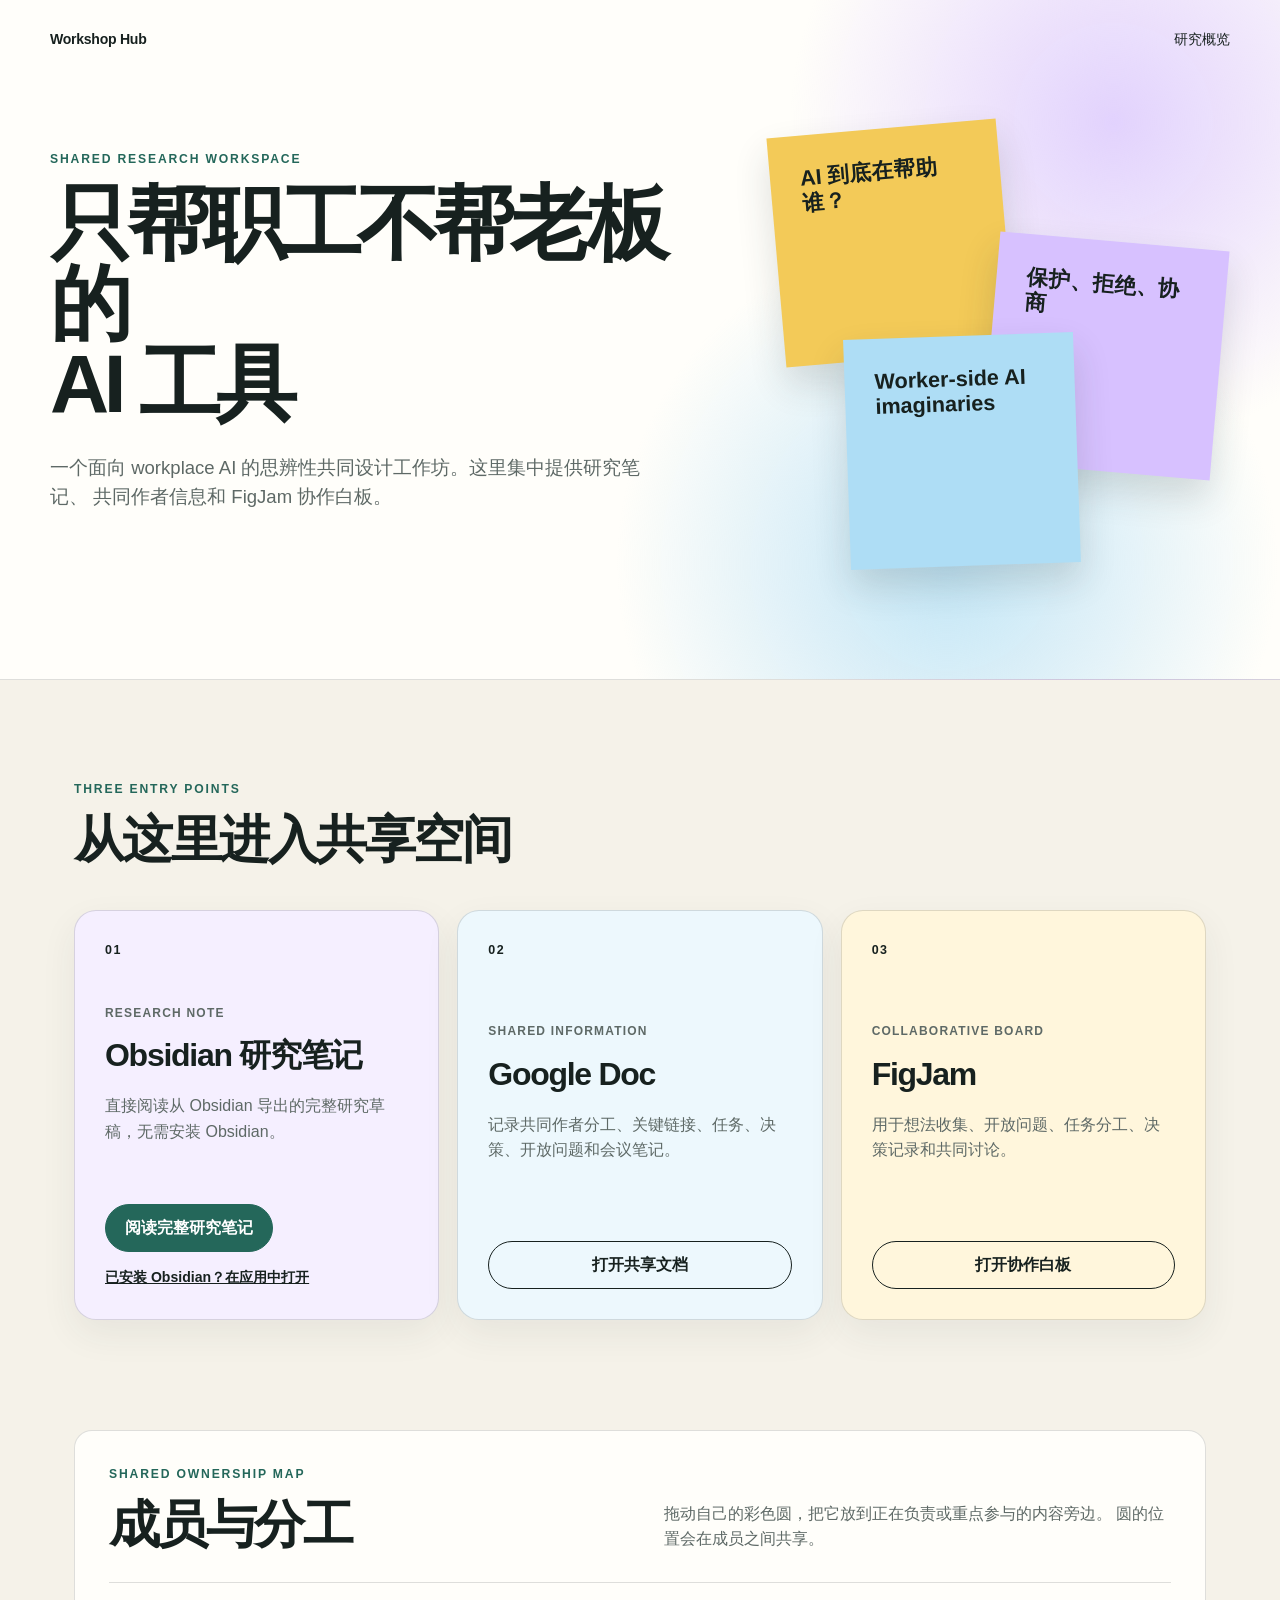
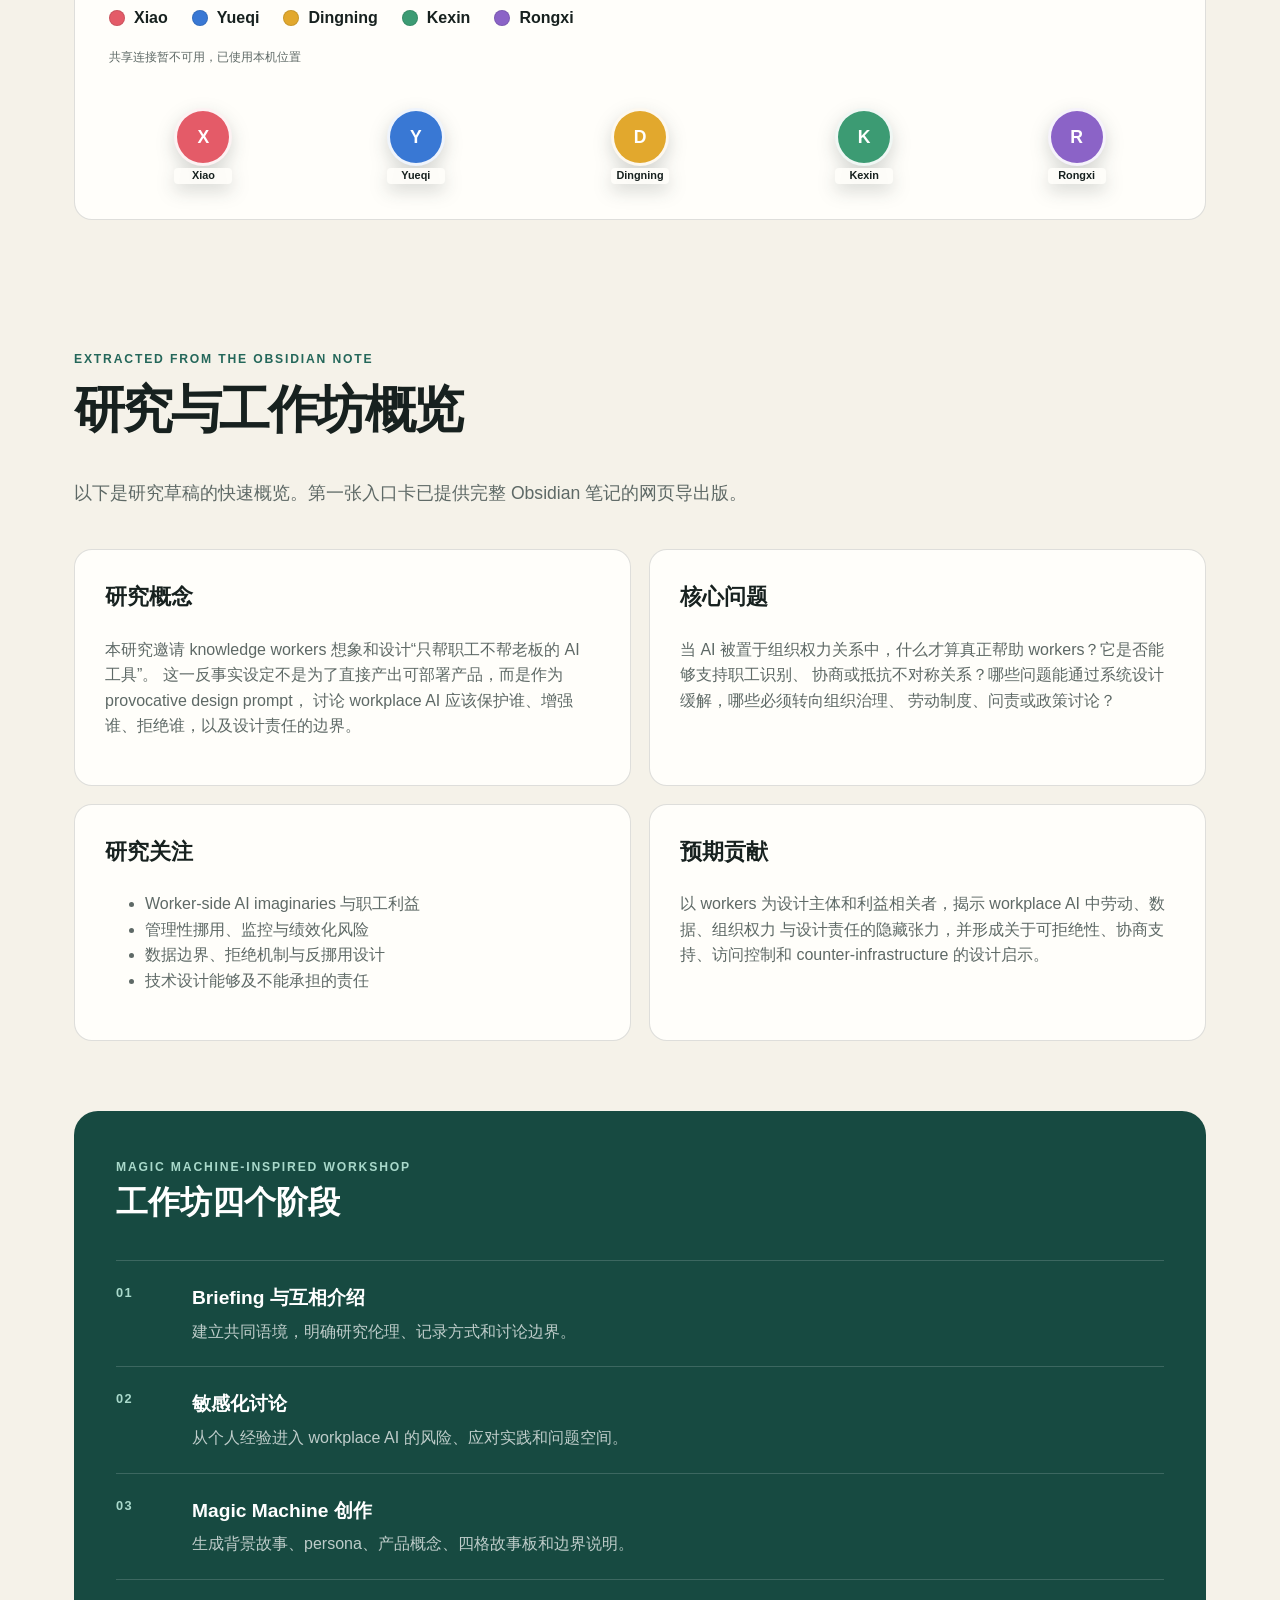
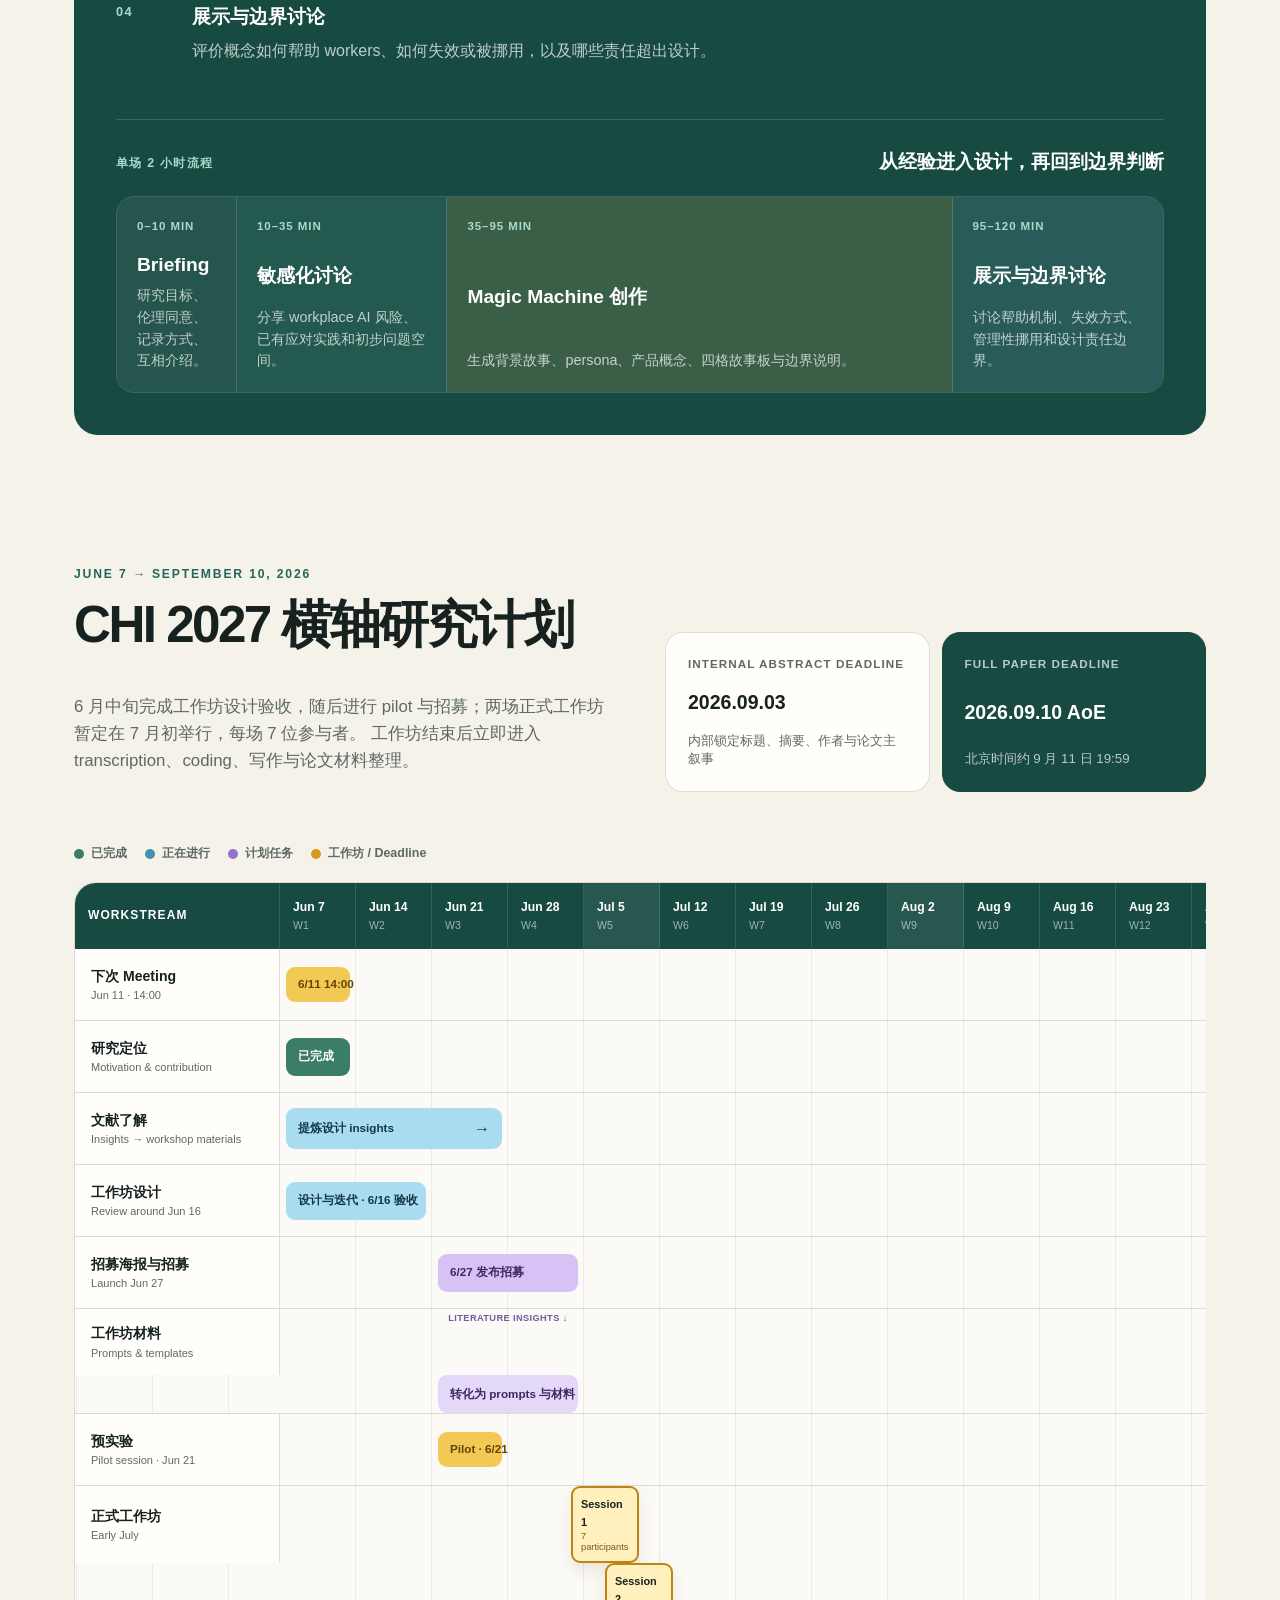
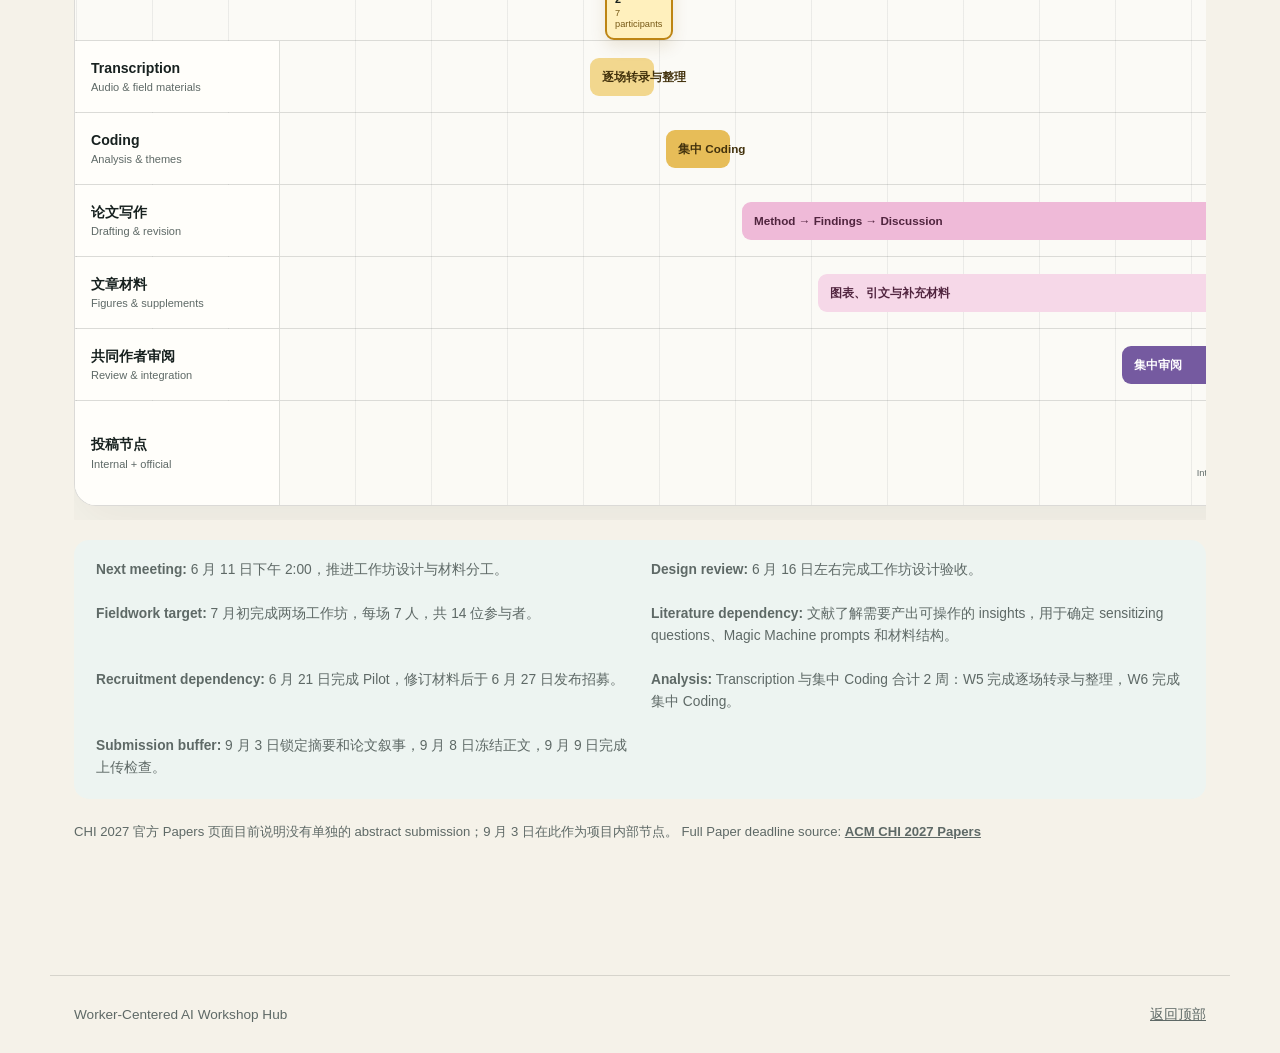
<file: index.html>
<!doctype html>
<html lang="zh-CN">
<head>
  <meta charset="utf-8">
  <meta name="viewport" content="width=device-width, initial-scale=1">
  <title>只帮职工不帮老板的 AI 工具 | Workshop Hub</title>
  <meta name="description" content="面向共同作者的 Worker-Centered AI Workshop 共享入口：Obsidian 研究笔记、Google Doc 和 FigJam。">
  <meta property="og:type" content="website">
  <meta property="og:title" content="Worker-Centered AI Workshop Hub">
  <meta property="og:description" content="研究笔记、共享文档与协作白板的统一入口。">
  <meta property="og:url" content="https://xuexiao-sean.github.io/worker-centered-ai-workshop/">
  <meta property="og:image" content="https://xuexiao-sean.github.io/worker-centered-ai-workshop/preview.png">
  <meta property="og:image:alt" content="Worker-Centered AI Workshop Hub">
  <meta name="twitter:card" content="summary_large_image">
  <meta name="twitter:title" content="Worker-Centered AI Workshop Hub">
  <meta name="twitter:description" content="研究笔记、共享文档与协作白板的统一入口。">
  <meta name="twitter:image" content="https://xuexiao-sean.github.io/worker-centered-ai-workshop/preview.png">
  <link rel="stylesheet" href="styles.css?v=member-roles">
</head>
<body>
  <header class="hero">
    <nav>
      <span class="wordmark">Workshop Hub</span>
      <a href="#overview">研究概览</a>
    </nav>
    <div class="hero-grid">
      <div>
        <p class="eyebrow">Shared research workspace</p>
        <h1>只帮职工不帮老板的<br>AI 工具</h1>
        <p class="hero-copy">
          一个面向 workplace AI 的思辨性共同设计工作坊。这里集中提供研究笔记、
          共同作者信息和 FigJam 协作白板。
        </p>
      </div>
      <div class="sticky-stack" aria-hidden="true">
        <div class="sticky yellow">AI 到底在帮助谁？</div>
        <div class="sticky violet">保护、拒绝、协商</div>
        <div class="sticky blue">Worker-side AI imaginaries</div>
      </div>
    </div>
  </header>

  <main>
    <section class="entry-section" aria-labelledby="entry-title">
      <div class="section-heading">
        <p class="eyebrow">Three entry points</p>
        <h2 id="entry-title">从这里进入共享空间</h2>
      </div>

      <div class="entry-grid">
        <article class="entry-card obsidian-card">
          <span class="card-number">01</span>
          <div>
            <p class="card-kicker">Research note</p>
            <h3>Obsidian 研究笔记</h3>
            <p>直接阅读从 Obsidian 导出的完整研究草稿，无需安装 Obsidian。</p>
          </div>
          <div class="card-actions">
            <a class="button primary" href="note.html">阅读完整研究笔记</a>
            <a
              class="text-link"
              href="obsidian://open?vault=New&amp;file=%E5%8F%AA%E5%B8%AE%E8%81%8C%E5%B7%A5%E4%B8%8D%E5%B8%AE%E8%80%81%E6%9D%BF%E7%9A%84AI%E5%B7%A5%E5%85%B7%20%E8%AE%BE%E8%AE%A1%E5%B7%A5%E4%BD%9C%E5%9D%8A"
            >已安装 Obsidian？在应用中打开</a>
          </div>
        </article>

        <article class="entry-card doc-card">
          <span class="card-number">02</span>
          <div>
            <p class="card-kicker">Shared information</p>
            <h3>Google Doc</h3>
            <p>记录共同作者分工、关键链接、任务、决策、开放问题和会议笔记。</p>
          </div>
          <a
            class="button"
            href="https://docs.google.com/document/d/18f2Ceizj-aNoRH06cTeXVBerewqYOq-yPvofS_Jvntw/edit"
          >打开共享文档</a>
        </article>

        <article class="entry-card figjam-card">
          <span class="card-number">03</span>
          <div>
            <p class="card-kicker">Collaborative board</p>
            <h3>FigJam</h3>
            <p>用于想法收集、开放问题、任务分工、决策记录和共同讨论。</p>
          </div>
          <a
            class="button"
            href="https://www.figma.com/board/lMShEowR6OIwgk7V3g01PI/Co-author-Shared-Workspace"
          >打开协作白板</a>
        </article>
      </div>
    </section>

    <section class="member-section" id="members" aria-labelledby="members-title">
      <div class="member-intro">
        <div>
          <p class="eyebrow">Shared ownership map</p>
          <h2 id="members-title">成员与分工</h2>
        </div>
        <p>
          拖动自己的彩色圆，把它放到正在负责或重点参与的内容旁边。
          圆的位置会在成员之间共享。
        </p>
      </div>
      <div class="member-home" aria-label="Workshop members">
        <div class="member-key"><i style="--member-color:#e45b68"></i><span>Xiao</span></div>
        <div class="member-key"><i style="--member-color:#3978d4"></i><span>Yueqi</span></div>
        <div class="member-key"><i style="--member-color:#e2a82d"></i><span>Dingning</span></div>
        <div class="member-key"><i style="--member-color:#3c9b73"></i><span>Kexin</span></div>
        <div class="member-key"><i style="--member-color:#8b63c7"></i><span>Rongxi</span></div>
      </div>
      <p class="member-status" id="member-status" aria-live="polite">正在连接共享位置…</p>
    </section>

    <section class="overview" id="overview" aria-labelledby="overview-title">
      <div class="overview-intro">
        <p class="eyebrow">Extracted from the Obsidian note</p>
        <h2 id="overview-title">研究与工作坊概览</h2>
        <p>
          以下是研究草稿的快速概览。第一张入口卡已提供完整 Obsidian 笔记的网页导出版。
        </p>
      </div>

      <div class="content-grid">
        <article>
          <h3>研究概念</h3>
          <p>
            本研究邀请 knowledge workers 想象和设计“只帮职工不帮老板的 AI 工具”。
            这一反事实设定不是为了直接产出可部署产品，而是作为 provocative design prompt，
            讨论 workplace AI 应该保护谁、增强谁、拒绝谁，以及设计责任的边界。
          </p>
        </article>
        <article>
          <h3>核心问题</h3>
          <p>
            当 AI 被置于组织权力关系中，什么才算真正帮助 workers？它是否能够支持职工识别、
            协商或抵抗不对称关系？哪些问题能通过系统设计缓解，哪些必须转向组织治理、
            劳动制度、问责或政策讨论？
          </p>
        </article>
        <article>
          <h3>研究关注</h3>
          <ul>
            <li>Worker-side AI imaginaries 与职工利益</li>
            <li>管理性挪用、监控与绩效化风险</li>
            <li>数据边界、拒绝机制与反挪用设计</li>
            <li>技术设计能够及不能承担的责任</li>
          </ul>
        </article>
        <article>
          <h3>预期贡献</h3>
          <p>
            以 workers 为设计主体和利益相关者，揭示 workplace AI 中劳动、数据、组织权力
            与设计责任的隐藏张力，并形成关于可拒绝性、协商支持、访问控制和
            counter-infrastructure 的设计启示。
          </p>
        </article>
      </div>

      <div class="workshop-flow">
        <div class="flow-heading">
          <p class="eyebrow">Magic Machine-inspired workshop</p>
          <h3>工作坊四个阶段</h3>
        </div>
        <ol>
          <li>
            <span>01</span>
            <div><strong>Briefing 与互相介绍</strong><p>建立共同语境，明确研究伦理、记录方式和讨论边界。</p></div>
          </li>
          <li>
            <span>02</span>
            <div><strong>敏感化讨论</strong><p>从个人经验进入 workplace AI 的风险、应对实践和问题空间。</p></div>
          </li>
          <li>
            <span>03</span>
            <div><strong>Magic Machine 创作</strong><p>生成背景故事、persona、产品概念、四格故事板和边界说明。</p></div>
          </li>
          <li>
            <span>04</span>
            <div><strong>展示与边界讨论</strong><p>评价概念如何帮助 workers、如何失效或被挪用，以及哪些责任超出设计。</p></div>
          </li>
        </ol>
        <div class="session-timeline" aria-label="Single workshop session timeline">
          <div class="session-timeline-head">
            <span>单场 2 小时流程</span>
            <strong>从经验进入设计，再回到边界判断</strong>
          </div>
          <div class="session-track">
            <article>
              <span>0–10 min</span>
              <strong>Briefing</strong>
              <p>研究目标、伦理同意、记录方式、互相介绍。</p>
            </article>
            <article>
              <span>10–35 min</span>
              <strong>敏感化讨论</strong>
              <p>分享 workplace AI 风险、已有应对实践和初步问题空间。</p>
            </article>
            <article>
              <span>35–95 min</span>
              <strong>Magic Machine 创作</strong>
              <p>生成背景故事、persona、产品概念、四格故事板与边界说明。</p>
            </article>
            <article>
              <span>95–120 min</span>
              <strong>展示与边界讨论</strong>
              <p>讨论帮助机制、失效方式、管理性挪用和设计责任边界。</p>
            </article>
          </div>
        </div>
      </div>
    </section>

    <section class="submission-plan" id="timeline" aria-labelledby="timeline-title">
      <div class="timeline-header">
        <div>
          <p class="eyebrow">June 7 → September 10, 2026</p>
          <h2 id="timeline-title">CHI 2027 横轴研究计划</h2>
          <p class="timeline-lead">
            6 月中旬完成工作坊设计验收，随后进行 pilot 与招募；两场正式工作坊暂定在 7 月初举行，每场 7 位参与者。
            工作坊结束后立即进入 transcription、coding、写作与论文材料整理。
          </p>
        </div>
        <div class="deadline-summary">
          <div>
            <span>Internal abstract deadline</span>
            <strong>2026.09.03</strong>
            <small>内部锁定标题、摘要、作者与论文主叙事</small>
          </div>
          <div class="deadline-primary">
            <span>Full paper deadline</span>
            <strong>2026.09.10 AoE</strong>
            <small>北京时间约 9 月 11 日 19:59</small>
          </div>
        </div>
      </div>

      <div class="gantt-key" aria-label="Timeline legend">
        <span><i class="done-dot"></i>已完成</span>
        <span><i class="active-dot"></i>正在进行</span>
        <span><i class="plan-dot"></i>计划任务</span>
        <span><i class="event-dot"></i>工作坊 / Deadline</span>
      </div>

      <div class="gantt-scroll" aria-label="CHI 2027 horizontal project timeline">
        <div class="gantt">
          <div class="gantt-axis">
            <div class="axis-label">Workstream</div>
            <div class="week"><strong>Jun 7</strong><span>W1</span></div>
            <div class="week"><strong>Jun 14</strong><span>W2</span></div>
            <div class="week"><strong>Jun 21</strong><span>W3</span></div>
            <div class="week"><strong>Jun 28</strong><span>W4</span></div>
            <div class="week july"><strong>Jul 5</strong><span>W5</span></div>
            <div class="week"><strong>Jul 12</strong><span>W6</span></div>
            <div class="week"><strong>Jul 19</strong><span>W7</span></div>
            <div class="week"><strong>Jul 26</strong><span>W8</span></div>
            <div class="week august"><strong>Aug 2</strong><span>W9</span></div>
            <div class="week"><strong>Aug 9</strong><span>W10</span></div>
            <div class="week"><strong>Aug 16</strong><span>W11</span></div>
            <div class="week"><strong>Aug 23</strong><span>W12</span></div>
            <div class="week"><strong>Aug 30</strong><span>W13</span></div>
            <div class="week september"><strong>Sep 6</strong><span>W14</span></div>
          </div>

          <div class="gantt-row">
            <div class="row-label"><strong>下次 Meeting</strong><span>Jun 11 · 14:00</span></div>
            <div class="bar event slim" style="--start: 1; --span: 1;">6/11 14:00</div>
          </div>
          <div class="gantt-row">
            <div class="row-label"><strong>研究定位</strong><span>Motivation & contribution</span></div>
            <div class="bar done" style="--start: 1; --span: 1;">已完成</div>
          </div>
          <div class="gantt-row">
            <div class="row-label"><strong>文献了解</strong><span>Insights → workshop materials</span></div>
            <div class="bar active insight-bar" style="--start: 1; --span: 3;">提炼设计 insights</div>
          </div>
          <div class="gantt-row">
            <div class="row-label"><strong>工作坊设计</strong><span>Review around Jun 16</span></div>
            <div class="bar active" style="--start: 1; --span: 2;">设计与迭代 · 6/16 验收</div>
          </div>
          <div class="gantt-row">
            <div class="row-label"><strong>招募海报与招募</strong><span>Launch Jun 27</span></div>
            <div class="bar plan" style="--start: 3; --span: 2;">6/27 发布招募</div>
          </div>
          <div class="gantt-row">
            <div class="row-label"><strong>工作坊材料</strong><span>Prompts & templates</span></div>
            <div class="dependency-label" style="--start: 3;">Literature insights ↓</div>
            <div class="bar plan purple" style="--start: 3; --span: 2;">转化为 prompts 与材料</div>
          </div>
          <div class="gantt-row">
            <div class="row-label"><strong>预实验</strong><span>Pilot session · Jun 21</span></div>
            <div class="bar event slim" style="--start: 3; --span: 1;">Pilot · 6/21</div>
          </div>
          <div class="gantt-row workshop-row">
            <div class="row-label"><strong>正式工作坊</strong><span>Early July</span></div>
            <div class="event-card workshop-one" style="--start: 5;">
              <strong>Session 1</strong><span>7 participants</span>
            </div>
            <div class="event-card workshop-two" style="--start: 5;">
              <strong>Session 2</strong><span>7 participants</span>
            </div>
          </div>
          <div class="gantt-row">
            <div class="row-label"><strong>Transcription</strong><span>Audio & field materials</span></div>
            <div class="bar analysis" style="--start: 5; --span: 1;">逐场转录与整理</div>
          </div>
          <div class="gantt-row">
            <div class="row-label"><strong>Coding</strong><span>Analysis & themes</span></div>
            <div class="bar analysis dark" style="--start: 6; --span: 1;">集中 Coding</div>
          </div>
          <div class="gantt-row">
            <div class="row-label"><strong>论文写作</strong><span>Drafting & revision</span></div>
            <div class="bar writing" style="--start: 7; --span: 7;">Method → Findings → Discussion</div>
          </div>
          <div class="gantt-row">
            <div class="row-label"><strong>文章材料</strong><span>Figures & supplements</span></div>
            <div class="bar writing light" style="--start: 8; --span: 6;">图表、引文与补充材料</div>
          </div>
          <div class="gantt-row">
            <div class="row-label"><strong>共同作者审阅</strong><span>Review & integration</span></div>
            <div class="bar review" style="--start: 12; --span: 2;">集中审阅</div>
          </div>
          <div class="gantt-row milestone-row">
            <div class="row-label"><strong>投稿节点</strong><span>Internal + official</span></div>
            <div class="milestone-pin abstract-pin" style="--start: 13;">
              <i></i><strong>Sep 3</strong><span>Internal abstract</span>
            </div>
            <div class="milestone-pin paper-pin" style="--start: 14;">
              <i></i><strong>Sep 10</strong><span>Full paper AoE</span>
            </div>
          </div>
        </div>
      </div>

      <div class="timeline-notes">
        <p><strong>Next meeting:</strong> 6 月 11 日下午 2:00，推进工作坊设计与材料分工。</p>
        <p><strong>Design review:</strong> 6 月 16 日左右完成工作坊设计验收。</p>
        <p><strong>Fieldwork target:</strong> 7 月初完成两场工作坊，每场 7 人，共 14 位参与者。</p>
        <p><strong>Literature dependency:</strong> 文献了解需要产出可操作的 insights，用于确定 sensitizing questions、Magic Machine prompts 和材料结构。</p>
        <p><strong>Recruitment dependency:</strong> 6 月 21 日完成 Pilot，修订材料后于 6 月 27 日发布招募。</p>
        <p><strong>Analysis:</strong> Transcription 与集中 Coding 合计 2 周：W5 完成逐场转录与整理，W6 完成集中 Coding。</p>
        <p><strong>Submission buffer:</strong> 9 月 3 日锁定摘要和论文叙事，9 月 8 日冻结正文，9 月 9 日完成上传检查。</p>
      </div>
      <p class="timeline-source">
        CHI 2027 官方 Papers 页面目前说明没有单独的 abstract submission；9 月 3 日在此作为项目内部节点。
        Full Paper deadline source:
        <a href="https://chi2027.acm.org/papers/">ACM CHI 2027 Papers</a>
      </p>
    </section>
  </main>

  <div class="member-markers" aria-label="Draggable member responsibility markers">
    <button class="member-marker" type="button" data-member="xiao" style="--member-color:#e45b68" aria-label="拖动 Xiao 的分工标记">
      <span>X</span><strong>Xiao</strong>
    </button>
    <button class="member-marker" type="button" data-member="yueqi" style="--member-color:#3978d4" aria-label="拖动 Yueqi 的分工标记">
      <span>Y</span><strong>Yueqi</strong>
    </button>
    <button class="member-marker" type="button" data-member="dingning" style="--member-color:#e2a82d" aria-label="拖动 Dingning 的分工标记">
      <span>D</span><strong>Dingning</strong>
    </button>
    <button class="member-marker" type="button" data-member="kexin" style="--member-color:#3c9b73" aria-label="拖动 Kexin 的分工标记">
      <span>K</span><strong>Kexin</strong>
    </button>
    <button class="member-marker" type="button" data-member="rongxi" style="--member-color:#8b63c7" aria-label="拖动 Rongxi 的分工标记">
      <span>R</span><strong>Rongxi</strong>
    </button>
  </div>

  <footer>
    <p>Worker-Centered AI Workshop Hub</p>
    <a href="#top">返回顶部</a>
  </footer>
  <script src="collaboration-config.js?v=20260609"></script>
  <script src="collaboration.js?v=20260609"></script>
</body>
</html>
</file>
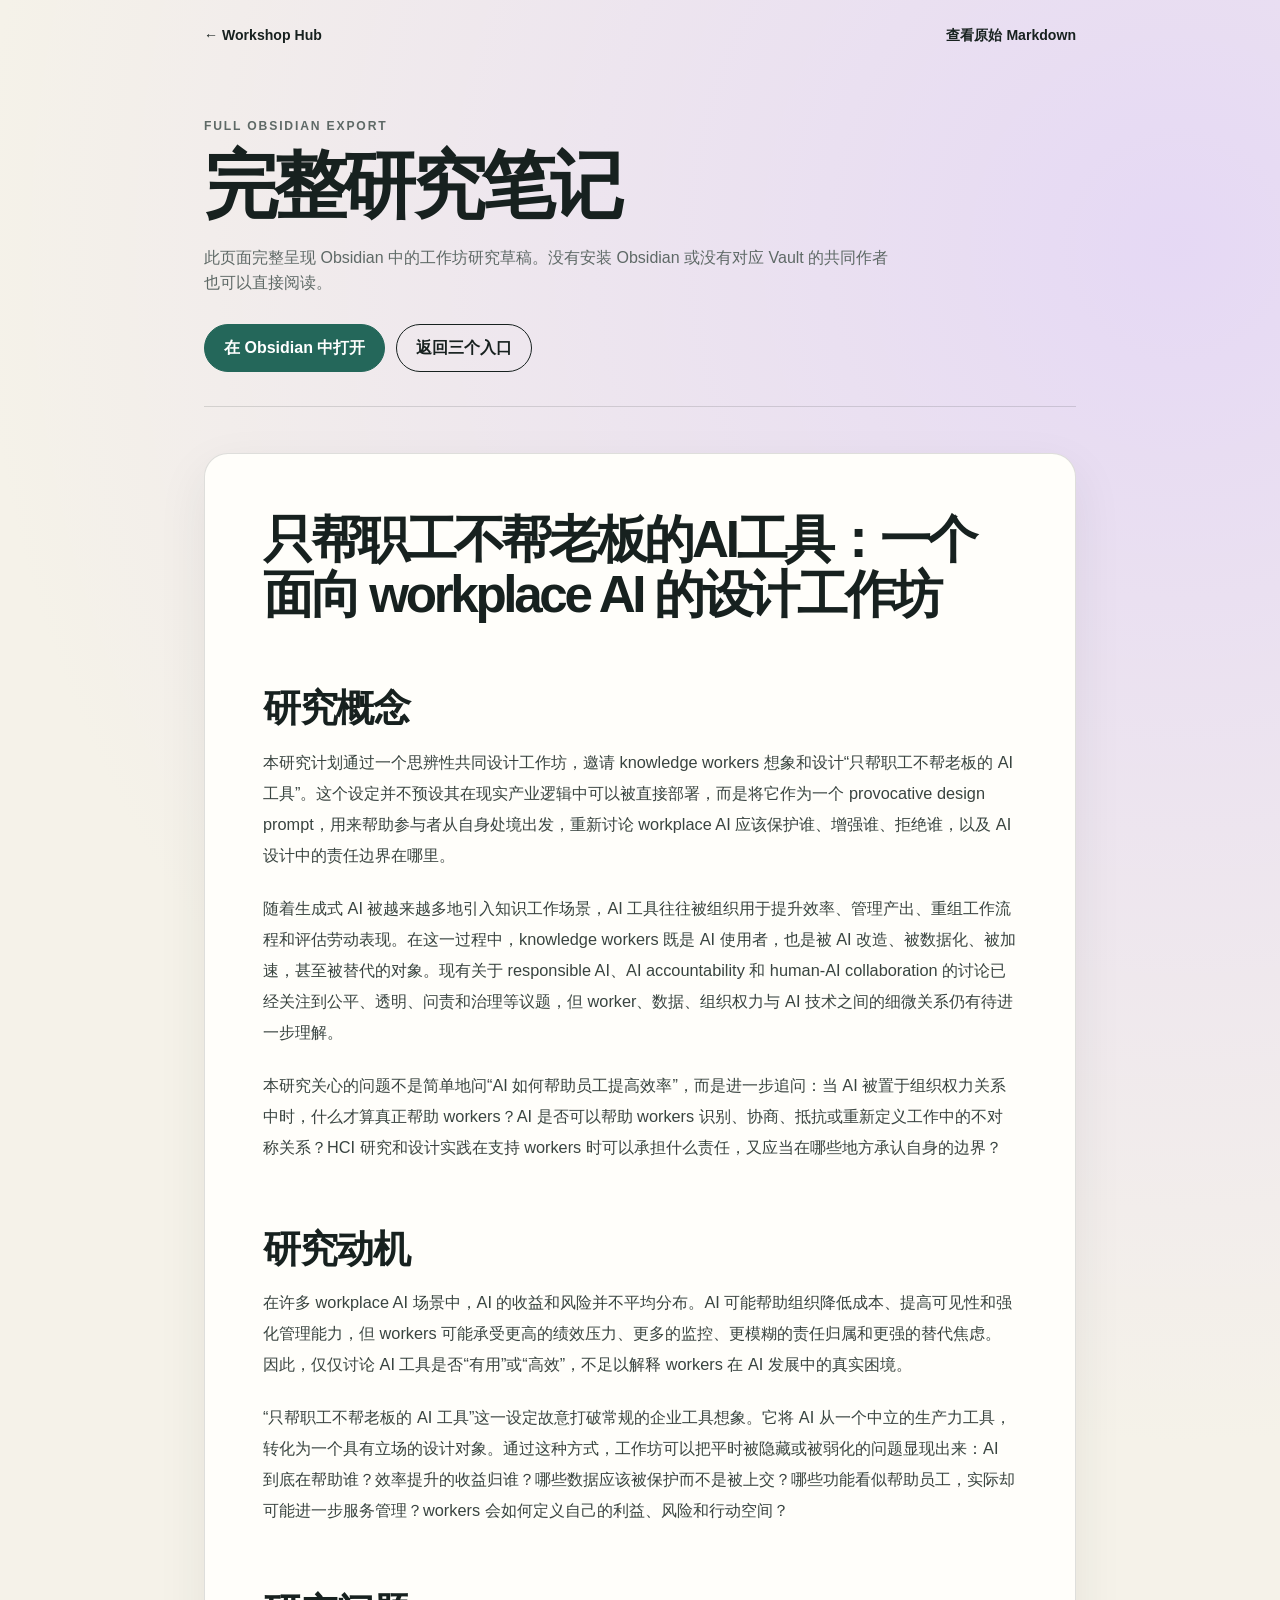
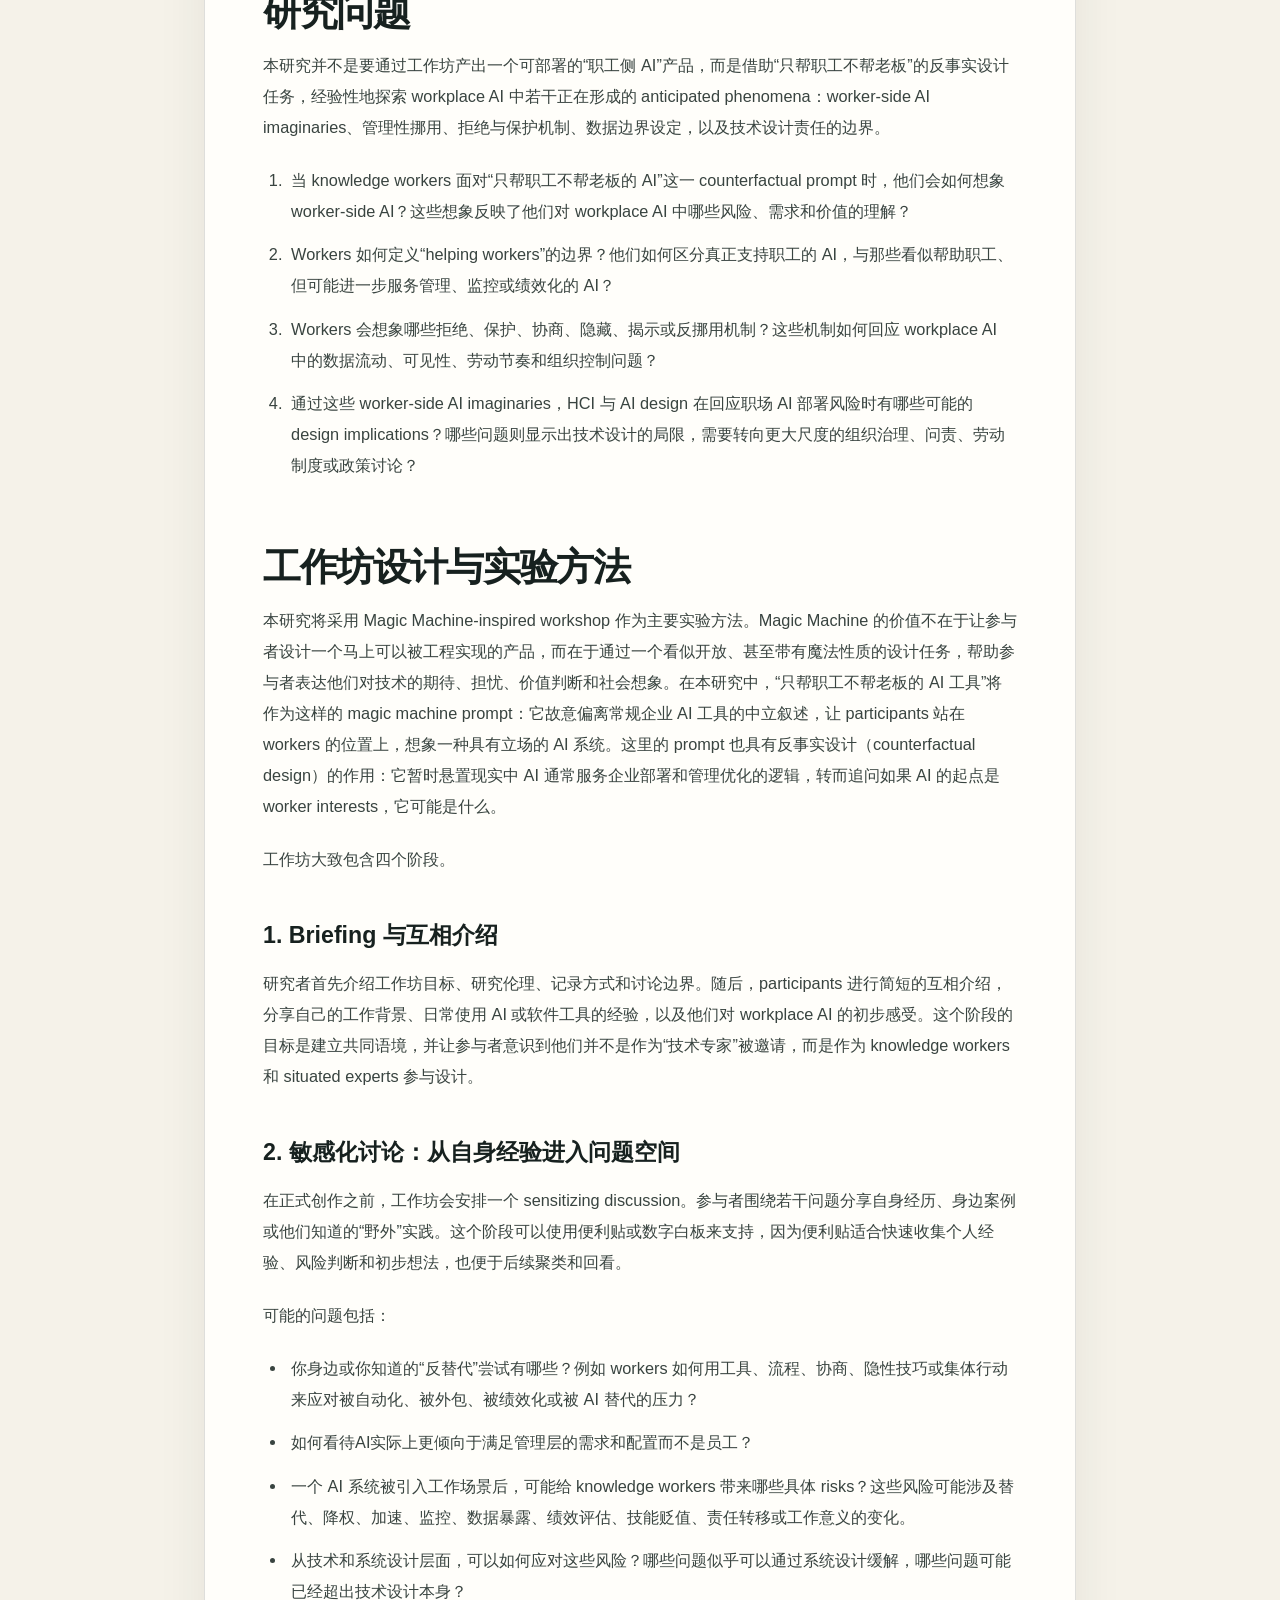
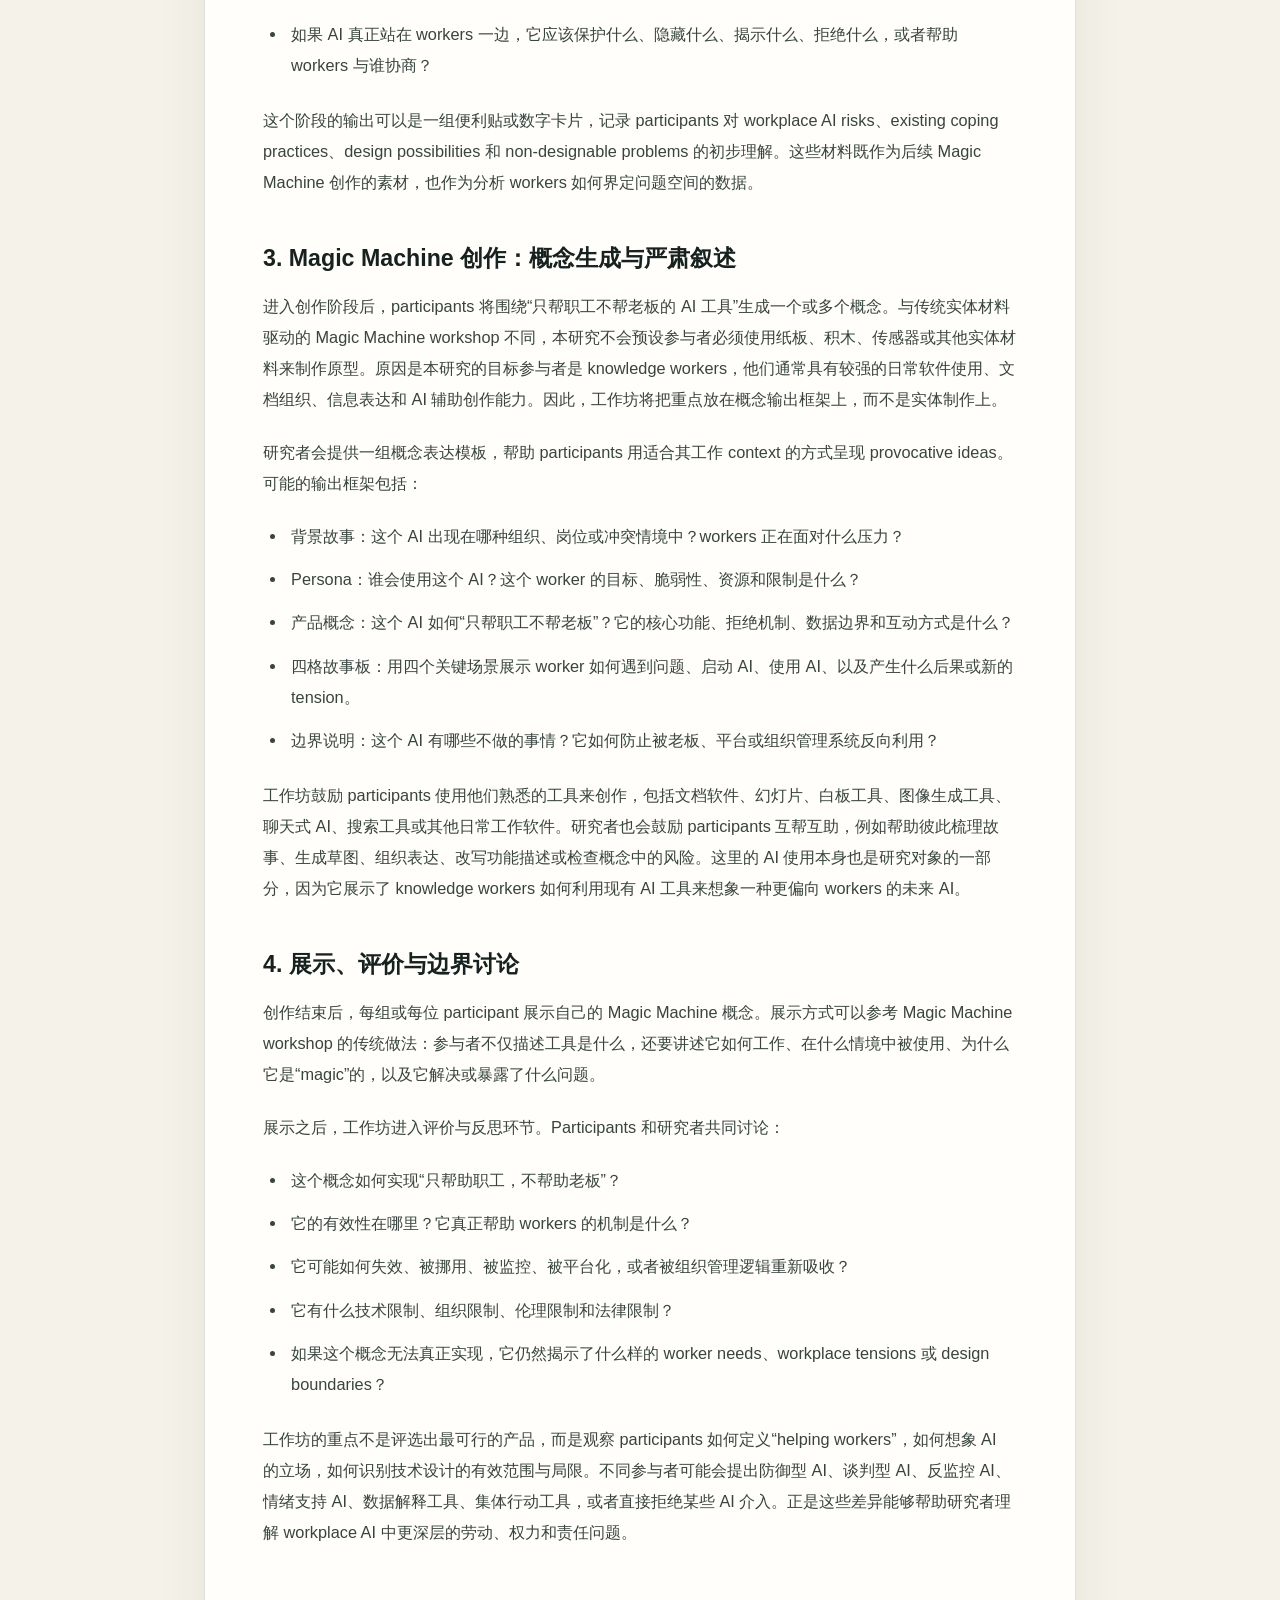
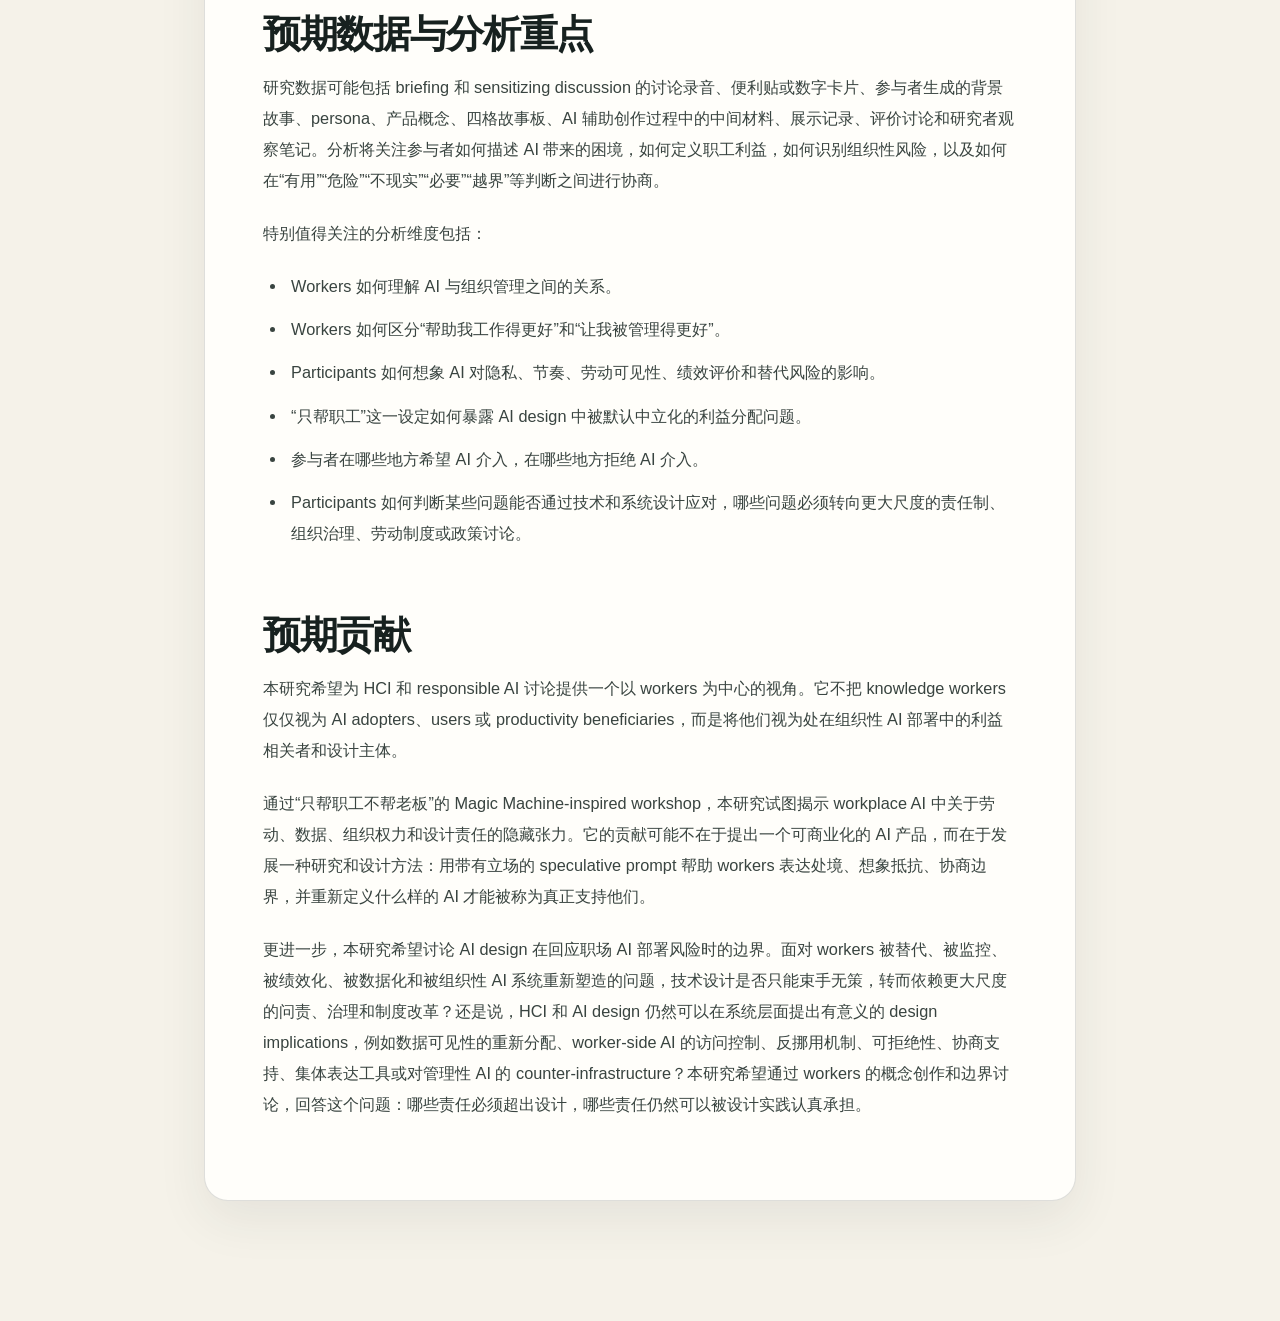
<file: note.html>
<!doctype html>
<html lang="zh-CN">
<head>
  <meta charset="utf-8">
  <meta name="viewport" content="width=device-width, initial-scale=1">
  <title>完整研究笔记 | Worker-Centered AI Workshop</title>
  <meta name="description" content="从 Obsidian 导出的完整 Worker-Centered AI Workshop 研究笔记。">
  <link rel="stylesheet" href="styles.css">
  <style>
    .note-page {
      min-height: 100vh;
      background:
        radial-gradient(circle at 92% 4%, rgba(215, 193, 255, .52), transparent 20%),
        var(--paper);
    }

    .note-nav {
      max-width: 920px;
      margin: auto;
      padding: 24px;
      display: flex;
      align-items: center;
      justify-content: space-between;
      gap: 20px;
    }

    .note-nav a {
      font-size: .88rem;
      font-weight: 780;
      text-decoration: none;
    }

    .note-shell {
      max-width: 920px;
      margin: 0 auto;
      padding: 46px 24px 120px;
    }

    .note-header {
      margin-bottom: 46px;
      padding-bottom: 34px;
      border-bottom: 1px solid var(--line);
    }

    .note-header h1 {
      max-width: 840px;
      margin-bottom: 22px;
      font-size: clamp(2.5rem, 5.8vw, 5.3rem);
    }

    .note-header p {
      max-width: 700px;
      color: var(--muted);
    }

    .note-actions {
      display: flex;
      flex-wrap: wrap;
      gap: 11px;
      margin-top: 28px;
    }

    .note-content {
      padding: clamp(26px, 5vw, 58px);
      border: 1px solid var(--line);
      border-radius: 24px;
      background: var(--surface);
      box-shadow: 0 18px 50px rgba(38, 52, 48, .08);
    }

    .note-content h1 {
      margin: 0 0 34px;
      font-size: clamp(2rem, 4vw, 3.5rem);
      line-height: 1.08;
    }

    .note-content h2 {
      margin: 58px 0 18px;
      padding-top: 8px;
      font-size: clamp(1.7rem, 3vw, 2.4rem);
      letter-spacing: -.035em;
    }

    .note-content h3 {
      margin: 42px 0 14px;
      font-size: 1.45rem;
    }

    .note-content p,
    .note-content li {
      color: #394440;
      font-size: 1.02rem;
      line-height: 1.9;
    }

    .note-content p {
      margin-bottom: 1.35em;
    }

    .note-content ol,
    .note-content ul {
      margin: 0 0 1.5em;
      padding-left: 1.5em;
    }

    .note-content li {
      margin-bottom: .75em;
      padding-left: .25em;
    }

    .loading {
      color: var(--muted);
    }

    @media (max-width: 560px) {
      .note-nav {
        align-items: flex-start;
        flex-direction: column;
      }
    }
  </style>
</head>
<body class="note-page">
  <nav class="note-nav">
    <a href="index.html">← Workshop Hub</a>
    <a href="workshop-note.md">查看原始 Markdown</a>
  </nav>

  <main class="note-shell">
    <header class="note-header">
      <p class="eyebrow">Full Obsidian export</p>
      <h1>完整研究笔记</h1>
      <p>
        此页面完整呈现 Obsidian 中的工作坊研究草稿。没有安装 Obsidian 或没有对应
        Vault 的共同作者也可以直接阅读。
      </p>
      <div class="note-actions">
        <a
          class="button primary"
          href="obsidian://open?vault=New&amp;file=%E5%8F%AA%E5%B8%AE%E8%81%8C%E5%B7%A5%E4%B8%8D%E5%B8%AE%E8%80%81%E6%9D%BF%E7%9A%84AI%E5%B7%A5%E5%85%B7%20%E8%AE%BE%E8%AE%A1%E5%B7%A5%E4%BD%9C%E5%9D%8A"
        >在 Obsidian 中打开</a>
        <a class="button" href="index.html">返回三个入口</a>
      </div>
    </header>

    <article class="note-content" id="note-content">
      <p class="loading">正在载入完整研究笔记…</p>
    </article>
  </main>

  <script>
    const escapeHtml = (value) => value
      .replaceAll("&", "&amp;")
      .replaceAll("<", "&lt;")
      .replaceAll(">", "&gt;");

    const inlineMarkdown = (value) => escapeHtml(value)
      .replace(/\*\*(.+?)\*\*/g, "<strong>$1</strong>")
      .replace(/`(.+?)`/g, "<code>$1</code>");

    function renderMarkdown(markdown) {
      const lines = markdown.replace(/\r/g, "").split("\n");
      const output = [];
      let paragraph = [];
      let listType = null;
      let listItems = [];
      let inFrontmatter = lines[0] === "---";

      const flushParagraph = () => {
        if (paragraph.length) {
          output.push(`<p>${inlineMarkdown(paragraph.join(" "))}</p>`);
          paragraph = [];
        }
      };

      const flushList = () => {
        if (listType && listItems.length) {
          output.push(`<${listType}>${listItems.map((item) => `<li>${inlineMarkdown(item)}</li>`).join("")}</${listType}>`);
        }
        listType = null;
        listItems = [];
      };

      for (let index = 0; index < lines.length; index += 1) {
        const line = lines[index].trim();

        if (inFrontmatter) {
          if (index > 0 && line === "---") inFrontmatter = false;
          continue;
        }

        if (!line) {
          flushParagraph();
          flushList();
          continue;
        }

        const heading = line.match(/^(#{1,3})\s+(.+)$/);
        const unordered = line.match(/^[-*]\s+(.+)$/);
        const ordered = line.match(/^\d+\.\s+(.+)$/);

        if (heading) {
          flushParagraph();
          flushList();
          const level = heading[1].length;
          output.push(`<h${level}>${inlineMarkdown(heading[2])}</h${level}>`);
        } else if (unordered || ordered) {
          flushParagraph();
          const nextType = unordered ? "ul" : "ol";
          if (listType && listType !== nextType) flushList();
          listType = nextType;
          listItems.push((unordered || ordered)[1]);
        } else {
          flushList();
          paragraph.push(line);
        }
      }

      flushParagraph();
      flushList();
      return output.join("");
    }

    fetch("workshop-note.md")
      .then((response) => {
        if (!response.ok) throw new Error("Unable to load note");
        return response.text();
      })
      .then((markdown) => {
        document.getElementById("note-content").innerHTML = renderMarkdown(markdown);
      })
      .catch(() => {
        document.getElementById("note-content").innerHTML =
          '<p>笔记载入失败。请使用页面顶部的“查看原始 Markdown”。</p>';
      });
  </script>
</body>
</html>
</file>
<file: styles.css>
:root {
  --ink: #17211f;
  --muted: #5e6966;
  --line: rgba(23, 33, 31, 0.14);
  --paper: #f5f2e9;
  --surface: #fffefa;
  --green: #24675a;
  --green-dark: #174a41;
  --yellow: #f3ca58;
  --violet: #d7c1ff;
  --blue: #aeddF5;
  --pink: #f5cce2;
}

* { box-sizing: border-box; }
html { scroll-behavior: smooth; }
body {
  margin: 0;
  color: var(--ink);
  background: var(--paper);
  font-family: Inter, ui-sans-serif, -apple-system, BlinkMacSystemFont, "Segoe UI", sans-serif;
  line-height: 1.6;
}
a { color: inherit; }
.hero {
  min-height: 680px;
  padding: 28px max(24px, calc((100vw - 1180px) / 2));
  overflow: hidden;
  background:
    radial-gradient(circle at 87% 18%, rgba(215,193,255,.72), transparent 26%),
    radial-gradient(circle at 74% 83%, rgba(174,221,245,.74), transparent 30%),
    var(--surface);
  border-bottom: 1px solid var(--line);
}
nav {
  display: flex;
  align-items: center;
  justify-content: space-between;
  font-size: .88rem;
}
nav a { text-decoration: none; }
.wordmark { font-weight: 850; letter-spacing: -.02em; }
.hero-grid {
  display: grid;
  grid-template-columns: 1.1fr .9fr;
  align-items: center;
  gap: 60px;
  min-height: 580px;
}
.eyebrow {
  margin: 0 0 14px;
  color: var(--green);
  font-size: .76rem;
  font-weight: 850;
  letter-spacing: .15em;
  text-transform: uppercase;
}
h1, h2, h3, p { margin-top: 0; }
h1 {
  margin-bottom: 28px;
  font-size: clamp(3rem, 6.4vw, 6.3rem);
  line-height: .98;
  letter-spacing: -.065em;
}
.hero-copy {
  max-width: 670px;
  color: var(--muted);
  font-size: 1.16rem;
}
.sticky-stack { position: relative; min-height: 450px; }
.sticky {
  position: absolute;
  width: 230px;
  min-height: 230px;
  padding: 30px;
  box-shadow: 0 18px 36px rgba(38,52,48,.16);
  font-size: 1.35rem;
  font-weight: 820;
  line-height: 1.18;
}
.sticky.yellow { top: 12px; left: 10%; transform: rotate(-5deg); background: var(--yellow); }
.sticky.violet { top: 125px; right: 2%; transform: rotate(5deg); background: var(--violet); }
.sticky.blue { bottom: 0; left: 24%; transform: rotate(-2deg); background: var(--blue); }
main { position: relative; max-width: 1180px; margin: auto; padding: 100px 24px 120px; }
.section-heading { max-width: 700px; margin-bottom: 38px; }
h2 { font-size: clamp(2.4rem, 4vw, 4.5rem); line-height: 1.05; letter-spacing: -.05em; }
.entry-grid { display: grid; grid-template-columns: repeat(3, 1fr); gap: 18px; }
.entry-card {
  min-height: 410px;
  padding: 30px;
  display: flex;
  flex-direction: column;
  justify-content: space-between;
  border: 1px solid var(--line);
  border-radius: 22px;
  box-shadow: 0 14px 36px rgba(42,54,51,.07);
}
.obsidian-card { background: #f5efff; }
.doc-card { background: #edf8fd; }
.figjam-card { background: #fff6dc; }
.member-section {
  margin-top: 110px;
  min-height: 390px;
  padding: 34px;
  border: 1px solid var(--line);
  border-radius: 18px;
  background: var(--surface);
}
.member-intro {
  display: grid;
  grid-template-columns: 1fr 1fr;
  gap: 48px;
  align-items: end;
}
.member-intro h2 { margin-bottom: 0; }
.member-intro > p { margin: 0; color: var(--muted); }
.member-home {
  margin-top: 30px;
  display: flex;
  flex-wrap: wrap;
  gap: 12px 24px;
  padding-top: 22px;
  border-top: 1px solid var(--line);
}
.member-key { display: inline-flex; align-items: center; gap: 9px; font-weight: 760; }
.member-key i {
  width: 16px;
  height: 16px;
  flex: 0 0 16px;
  border-radius: 50%;
  background: var(--member-color);
  box-shadow: inset 0 0 0 1px rgba(23,33,31,.12);
}
.member-status { margin: 18px 0 0; color: var(--muted); font-size: .78rem; }
.member-markers {
  position: absolute;
  inset: 0;
  z-index: 20;
  pointer-events: none;
}
.member-marker {
  position: absolute;
  width: 58px;
  height: 80px;
  padding: 0;
  border: 0;
  color: var(--ink);
  background: transparent;
  cursor: grab;
  touch-action: none;
  pointer-events: auto;
  user-select: none;
  filter: drop-shadow(0 7px 9px rgba(23,33,31,.18));
}
.member-marker:active { cursor: grabbing; }
.member-marker span {
  width: 58px;
  height: 58px;
  display: grid;
  place-items: center;
  border: 3px solid rgba(255,255,255,.92);
  border-radius: 50%;
  color: white;
  background: var(--member-color);
  font-size: 1.1rem;
  font-weight: 850;
}
.member-marker strong {
  display: block;
  margin-top: 2px;
  padding: 1px 5px;
  border-radius: 4px;
  background: rgba(255,254,250,.9);
  font-size: .68rem;
  font-weight: 800;
  line-height: 1.25;
  white-space: nowrap;
}
.member-marker.is-dragging { z-index: 100; transform: scale(1.08); }
.card-number { font-size: .78rem; font-weight: 850; letter-spacing: .12em; }
.card-kicker { margin-bottom: 7px; color: var(--muted); font-size: .75rem; font-weight: 800; text-transform: uppercase; letter-spacing: .1em; }
.entry-card h3 { margin-bottom: 12px; font-size: 2rem; letter-spacing: -.04em; }
.entry-card p { color: var(--muted); }
.button {
  display: inline-flex;
  min-height: 48px;
  padding: 0 19px;
  align-items: center;
  justify-content: center;
  border: 1px solid var(--ink);
  border-radius: 999px;
  font-weight: 800;
  text-decoration: none;
}
.button.primary { color: white; border-color: var(--green); background: var(--green); }
.button:hover { transform: translateY(-2px); box-shadow: 0 9px 20px rgba(28,55,49,.12); }
.card-actions { display: flex; flex-direction: column; align-items: flex-start; gap: 14px; }
.text-link { font-size: .88rem; font-weight: 780; }
.overview { padding-top: 130px; }
.overview-intro { max-width: 760px; }
.overview-intro > p:last-child { color: var(--muted); font-size: 1.1rem; }
.content-grid { display: grid; grid-template-columns: repeat(2, 1fr); gap: 18px; margin-top: 42px; }
.content-grid article {
  padding: 30px;
  border: 1px solid var(--line);
  border-radius: 18px;
  background: var(--surface);
}
.content-grid h3 { font-size: 1.35rem; }
.content-grid p, .content-grid li { color: var(--muted); }
.workshop-flow { margin-top: 70px; padding: 42px; border-radius: 24px; color: white; background: var(--green-dark); }
.workshop-flow .eyebrow { color: #a9d9cb; }
.workshop-flow h3 { font-size: 2rem; }
.workshop-flow ol { margin: 32px 0 0; padding: 0; list-style: none; }
.workshop-flow li { display: grid; grid-template-columns: 54px 1fr; gap: 22px; padding: 22px 0; border-top: 1px solid rgba(255,255,255,.16); }
.workshop-flow li > span { color: #a9d9cb; font-size: .8rem; font-weight: 850; letter-spacing: .1em; }
.workshop-flow strong { font-size: 1.2rem; }
.workshop-flow p { margin: 5px 0 0; color: rgba(255,255,255,.72); }
.session-timeline {
  margin-top: 34px;
  padding-top: 30px;
  border-top: 1px solid rgba(255,255,255,.16);
}
.session-timeline-head {
  display: flex;
  justify-content: space-between;
  gap: 18px;
  align-items: end;
}
.session-timeline-head span {
  color: #a9d9cb;
  font-size: .78rem;
  font-weight: 850;
  letter-spacing: .1em;
  text-transform: uppercase;
}
.session-timeline-head strong { max-width: 460px; text-align: right; line-height: 1.25; }
.session-track {
  margin-top: 22px;
  display: grid;
  grid-template-columns: minmax(120px, 10fr) 25fr 60fr 25fr;
  min-height: 190px;
  overflow: hidden;
  border: 1px solid rgba(255,255,255,.16);
  border-radius: 18px;
}
.session-track article {
  min-width: 0;
  padding: 20px;
  display: flex;
  flex-direction: column;
  justify-content: space-between;
  border-right: 1px solid rgba(255,255,255,.16);
  background: rgba(255,255,255,.06);
}
.session-track article:nth-child(2) { background: rgba(122,199,168,.12); }
.session-track article:nth-child(3) { background: rgba(240,198,93,.16); }
.session-track article:nth-child(4) { border-right: 0; background: rgba(149,194,224,.14); }
.session-track span { color: #a9d9cb; font-size: .72rem; font-weight: 850; letter-spacing: .08em; text-transform: uppercase; }
.session-track strong { margin-top: 18px; line-height: 1.12; }
.session-track p { margin-top: 10px; font-size: .9rem; line-height: 1.5; }
.submission-plan { padding-top: 130px; }
.timeline-header {
  display: grid;
  grid-template-columns: 1fr 1fr;
  gap: 50px;
  align-items: end;
  margin-bottom: 52px;
}
.timeline-lead { max-width: 680px; color: var(--muted); font-size: 1.05rem; }
.deadline-summary {
  display: grid;
  grid-template-columns: repeat(2, 1fr);
  gap: 12px;
}
.deadline-summary > div {
  min-height: 160px;
  padding: 22px;
  display: flex;
  flex-direction: column;
  justify-content: space-between;
  border: 1px solid var(--line);
  border-radius: 18px;
  background: var(--surface);
}
.deadline-summary span {
  color: var(--muted);
  font-size: .73rem;
  font-weight: 800;
  letter-spacing: .09em;
  text-transform: uppercase;
}
.deadline-summary strong { font-size: 1.22rem; line-height: 1.25; }
.deadline-summary small { color: var(--muted); line-height: 1.4; }
.deadline-summary .deadline-primary { color: white; border-color: var(--green-dark); background: var(--green-dark); }
.deadline-summary .deadline-primary span,
.deadline-summary .deadline-primary small { color: rgba(255,255,255,.7); }
.gantt-key {
  display: flex;
  flex-wrap: wrap;
  gap: 18px;
  margin-bottom: 18px;
  color: var(--muted);
  font-size: .78rem;
  font-weight: 700;
}
.gantt-key span { display: inline-flex; align-items: center; gap: 7px; }
.gantt-key i { width: 10px; height: 10px; border-radius: 50%; }
.done-dot { background: #3b7d68; }
.active-dot { background: #428fb2; }
.plan-dot { background: #9470cf; }
.event-dot { background: #d49a20; }
.gantt-scroll {
  overflow-x: auto;
  padding-bottom: 14px;
  scrollbar-color: #a7b1ad transparent;
}
.gantt {
  --label-width: 205px;
  --week-width: 76px;
  min-width: calc(var(--label-width) + var(--week-width) * 14);
  overflow: hidden;
  border: 1px solid var(--line);
  border-radius: 22px;
  background: rgba(255,255,255,.58);
  box-shadow: 0 18px 50px rgba(38,52,48,.06);
}
.gantt-axis,
.gantt-row {
  display: grid;
  grid-template-columns: var(--label-width) repeat(14, var(--week-width));
  position: relative;
}
.gantt-axis {
  min-height: 66px;
  background: var(--green-dark);
  color: white;
}
.axis-label,
.week {
  padding: 15px 13px;
  display: flex;
  flex-direction: column;
  justify-content: center;
  border-right: 1px solid rgba(255,255,255,.12);
}
.axis-label { font-size: .75rem; font-weight: 850; letter-spacing: .09em; text-transform: uppercase; }
.week strong { font-size: .76rem; white-space: nowrap; }
.week span { color: rgba(255,255,255,.58); font-size: .66rem; }
.week.july, .week.august, .week.september { background: rgba(255,255,255,.07); }
.gantt-row {
  min-height: 72px;
  align-items: center;
  border-bottom: 1px solid var(--line);
  background-image: repeating-linear-gradient(
    to right,
    transparent 0,
    transparent calc(var(--week-width) - 1px),
    rgba(23,33,31,.07) calc(var(--week-width) - 1px),
    rgba(23,33,31,.07) var(--week-width)
  );
  background-position-x: var(--label-width);
}
.gantt-row:last-child { border-bottom: 0; }
.row-label {
  grid-column: 1;
  align-self: stretch;
  z-index: 2;
  padding: 13px 16px;
  display: flex;
  flex-direction: column;
  justify-content: center;
  border-right: 1px solid var(--line);
  background: #fffefa;
}
.row-label strong { font-size: .88rem; }
.row-label span { color: var(--muted); font-size: .69rem; }
.bar {
  grid-column: calc(var(--start) + 1) / span var(--span);
  z-index: 3;
  min-height: 38px;
  margin: 0 6px;
  padding: 8px 12px;
  display: flex;
  align-items: center;
  border-radius: 9px;
  color: #17362f;
  background: #a9d7c8;
  font-size: .73rem;
  font-weight: 800;
  white-space: nowrap;
}
.bar.done { color: white; background: #3b7d68; }
.bar.active { color: #123746; background: #aadcf1; }
.bar.plan { color: #3f2862; background: #d6c2f4; }
.bar.purple { background: #e4d8f8; }
.bar.analysis { color: #42310c; background: #f2d78e; }
.bar.analysis.dark { background: #e7bd58; }
.bar.writing { color: #50243e; background: #efbad8; }
.bar.writing.light { background: #f6d8e8; }
.bar.review { color: white; background: #755aa0; }
.bar.slim { min-height: 32px; color: #624505; background: #f3c956; }
.insight-bar::after {
  content: "→";
  margin-left: auto;
  font-size: 1rem;
}
.dependency-label {
  grid-column: calc(var(--start) + 1) / span 2;
  z-index: 4;
  align-self: start;
  margin: 2px 6px 0;
  color: #755aa0;
  font-size: .58rem;
  font-weight: 850;
  letter-spacing: .04em;
  text-align: center;
  text-transform: uppercase;
}
.bar.dashed {
  border: 2px dashed rgba(63, 40, 98, .55);
  background-image: repeating-linear-gradient(
    -45deg,
    rgba(255,255,255,.08) 0,
    rgba(255,255,255,.08) 7px,
    rgba(255,255,255,.28) 7px,
    rgba(255,255,255,.28) 14px
  );
}
.workshop-row { min-height: 94px; }
.event-card {
  grid-column: calc(var(--start) + 1) / span 1;
  z-index: 4;
  width: 68px;
  min-height: 61px;
  padding: 8px;
  display: flex;
  flex-direction: column;
  justify-content: center;
  border: 2px solid #bd8514;
  border-radius: 9px;
  background: #fff0bd;
  box-shadow: 0 7px 16px rgba(122,86,11,.12);
}
.event-card strong { font-size: .68rem; }
.event-card span { color: #765815; font-size: .58rem; line-height: 1.2; }
.workshop-one { justify-self: start; margin-left: 3px; transform: translateX(-16px); }
.workshop-two { justify-self: end; margin-right: 3px; transform: translateX(16px); }
.milestone-row { min-height: 104px; background-color: #fbfaf5; }
.milestone-pin {
  grid-column: calc(var(--start) + 1) / span 1;
  z-index: 4;
  align-self: stretch;
  position: relative;
  padding: 48px 4px 5px;
  display: flex;
  flex-direction: column;
  align-items: center;
  text-align: center;
}
.milestone-pin i {
  position: absolute;
  top: 7px;
  width: 3px;
  height: 34px;
  background: #755aa0;
}
.milestone-pin i::before {
  content: "";
  position: absolute;
  top: -1px;
  left: -6px;
  width: 15px;
  height: 15px;
  border-radius: 50%;
  background: #755aa0;
}
.milestone-pin strong { font-size: .73rem; }
.milestone-pin span { color: var(--muted); font-size: .58rem; line-height: 1.2; }
.paper-pin i,
.paper-pin i::before { background: #c58b12; }
.timeline-notes {
  margin-top: 20px;
  padding: 19px 22px;
  display: grid;
  grid-template-columns: repeat(2, 1fr);
  gap: 22px;
  border-radius: 15px;
  background: #edf4f1;
}
.timeline-notes p { margin: 0; color: var(--muted); font-size: .86rem; }
.timeline-source { margin-top: 22px; color: var(--muted); font-size: .82rem; }
.timeline-source a { font-weight: 750; }
footer {
  max-width: 1180px;
  margin: auto;
  padding: 28px 24px;
  display: flex;
  justify-content: space-between;
  border-top: 1px solid var(--line);
  color: var(--muted);
  font-size: .85rem;
}
footer p { margin: 0; }
@media (max-width: 850px) {
  .hero-grid, .entry-grid, .content-grid, .timeline-header, .member-intro { grid-template-columns: 1fr; }
  .hero-grid { padding-top: 80px; }
  .sticky-stack { min-height: 420px; }
  .entry-card { min-height: 330px; }
}
@media (max-width: 520px) {
  .hero { min-height: auto; }
  .sticky { width: 180px; min-height: 180px; padding: 22px; font-size: 1.05rem; }
  .workshop-flow { padding: 28px 22px; }
  .member-section { padding: 26px 22px; }
  .member-home { gap: 10px 18px; }
  .member-marker { width: 52px; height: 72px; }
  .member-marker span { width: 52px; height: 52px; }
  .session-timeline-head { display: block; }
  .session-timeline-head strong { display: block; margin-top: 8px; text-align: left; }
  .session-track {
    grid-template-columns: 160px 240px 380px 240px;
    overflow-x: auto;
  }
  .session-track article { min-height: 190px; }
  .deadline-summary { grid-template-columns: 1fr; }
  .timeline-notes { grid-template-columns: 1fr; }
}
</file>
